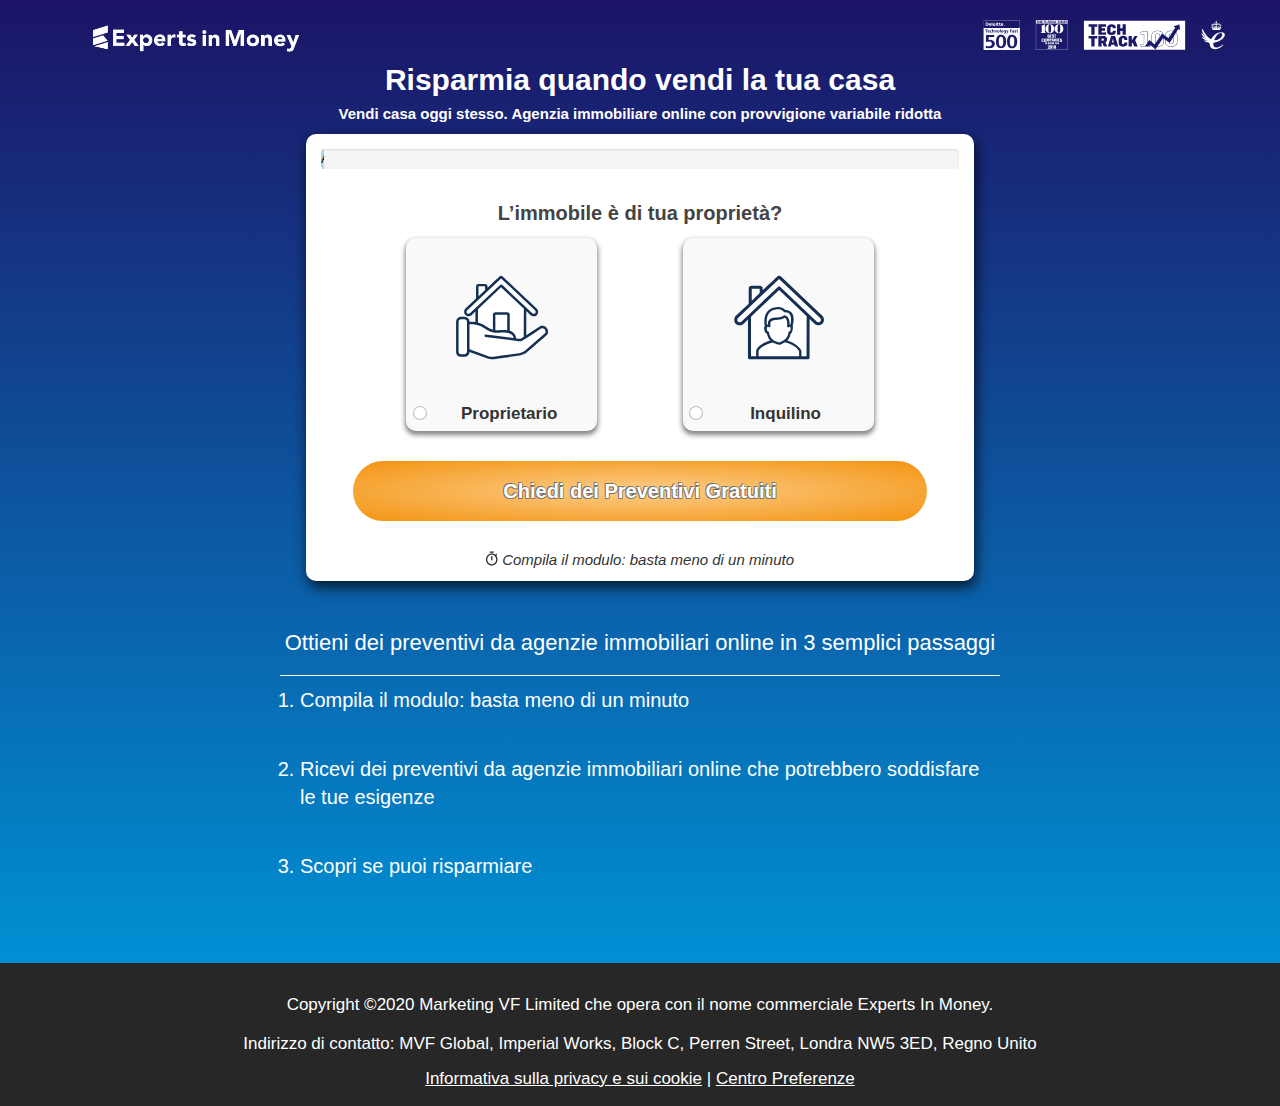
<file: index.html>
<!DOCTYPE html>
<html lang="it">

<head>
    <meta charset="UTF-8">
    <meta name="viewport" content="width=device-width, initial-scale=1.0">
    <title>Expert In Money</title>
    <link rel="stylesheet" href="css/style.css">
    <script src="https://code.jquery.com/jquery-3.5.1.slim.min.js" integrity="sha384-DfXdz2htPH0lsSSs5nCTpuj/zy4C+OGpamoFVy38MVBnE+IbbVYUew+OrCXaRkfj" crossorigin="anonymous"></script>
    <script src="https://cdn.jsdelivr.net/npm/bootstrap@4.5.3/dist/js/bootstrap.bundle.min.js" integrity="sha384-ho+j7jyWK8fNQe+A12Hb8AhRq26LrZ/JpcUGGOn+Y7RsweNrtN/tE3MoK7ZeZDyx" crossorigin="anonymous"></script>
    <script src="https://cdnjs.cloudflare.com/ajax/libs/twitter-bootstrap/4.5.3/js/bootstrap.min.js" integrity="sha512-8qmis31OQi6hIRgvkht0s6mCOittjMa9GMqtK9hes5iEQBQE/Ca6yGE5FsW36vyipGoWQswBj/QBm2JR086Rkw==" crossorigin="anonymous"></script>
    <link rel="stylesheet" href="css/bootstrap-5.0.0-beta1-dist/bootstrap-5.0.0-beta1-dist/css/bootstrap.css" />
    <link rel="preconnect" href="https://fonts.gstatic.com">
    <link href="https://fonts.googleapis.com/css2?family=Mulish:ital,wght@0,200;0,300;0,400;0,500;0,600;0,700;0,800;1,700&display=swap" rel="stylesheet">
    <link rel="stylesheet" href="https://stackpath.bootstrapcdn.com/bootstrap/4.5.2/css/bootstrap.min.css" integrity="sha384-JcKb8q3iqJ61gNV9KGb8thSsNjpSL0n8PARn9HuZOnIxN0hoP+VmmDGMN5t9UJ0Z" crossorigin="anonymous">
    <link rel="stylesheet" href="https://maxcdn.bootstrapcdn.com/bootstrap/3.3.7/css/bootstrap.min.css" integrity="sha384-BVYiiSIFeK1dGmJRAkycuHAHRg32OmUcww7on3RYdg4Va+PmSTsz/K68vbdEjh4u" crossorigin="anonymous">
</head>

<body>
    <div class="main-wrapper container-fluid">
        <div class="top-bar container-lg">
            <div class="brand">
                <img class="logo-image" src="assets/images/[quotes.expertsinmoney.com][693]eim-rebrand-white-logo.png" alt="logo">
            </div>

            <div class="awards d-none d-md-flex ">
                <img src="assets/images/[quotes.expertsinmoney.com][159]awards-logo-deloitte-500.svg" alt="deloite-500">
                <img src="assets/images/[quotes.expertsinmoney.com][210]awards-logo-2018-Best-Companies.svg" alt="">
                <img src="assets/images/[quotes.expertsinmoney.com][779]awards-logo-techtrack.svg" alt="">
                <img src="assets/images/[quotes.expertsinmoney.com][129]awards-logo-queens-award-for-enterprise.svg" alt="">
            </div>
        </div>

        <div class="container intro-text">
            <h1>Risparmia quando vendi la tua casa </h1>
            <p>Vendi casa oggi stesso. Agenzia immobiliare online con provvigione variabile ridotta</p>
        </div>
        <div class="container" id="survey-container">
            <div class="progress mb-5 mt-4">
                <div class="progress-bar" role="progressbar" style="width:0.5%" aria-valuenow="50" aria-valuemin="0" aria-valuemax="100"><span class="progress-text">Avanzamento: %</span></div>
            </div>

            <p class="survey-question">L’immobile è di tua proprietà?</p>

            <div class="survey-images">
                <div class="survey-image survey-image-own">
                    <img src="assets/images/[quotes.expertsinmoney.com][478]icon-solaire-own.svg" alt="">
                    <div class="form-check">
                        <input class="form-check-input" type="radio" id="radio-own" name="survey-radio">
                        <label for="radio-own">Proprietario</label>
                    </div>
                </div>

                <div class="survey-image survey-image-rent">
                    <img src="assets/images/[quotes.expertsinmoney.com][588]icon-solaire-rent.svg" alt="">
                    <div class="form-check">
                        <input class="form-check-input" type="radio" id="radio-rent" name="survey-radio">
                        <label for="radio-rent">Inquilino</label>
                    </div>
                </div>
            </div>
            <button class="survey-button mt-5 mb-5">Chiedi dei Preventivi Gratuiti</button>
            <p class="timer-text"><img src="assets/images/[quotes.expertsinmoney.com][270]timer_24px.52bf912c.svg" alt="timer"> Compila il modulo: basta meno di un minuto </p>
        </div>
        <div class="container mt-5 mb-5 pb-1" id="pre-footer">
            <h3>Ottieni dei preventivi da agenzie immobiliari online in 3 semplici passaggi </h3>
            <ol>
                <li>Compila il modulo: basta meno di un minuto</li>
                <li>Ricevi dei preventivi da agenzie immobiliari online che potrebbero soddisfare le tue esigenze</li>
                <li>Scopri se puoi risparmiare</li>
            </ol>
        </div>
    </div>

    <div class="container-fluid" id="footer">
        <div class="container mt-5">
            <p class="pb-2">Copyright ©2020 Marketing VF Limited che opera con il nome commerciale Experts In Money.</p>
            <p>Indirizzo di contatto: MVF Global, Imperial Works, Block C, Perren Street, Londra NW5 3ED, Regno Unito</p>
            <p class="pb-2"> <a data-legal-dialog-link="" href="//www2.expertsinmoney.com/privacy_policy/54d4f/02cc2">Informativa sulla privacy e sui cookie</a> | <a data-legal-dialog-link="" href="https://preferences.safe-click.net/" data-legal-dialog-link "=" ">Centro Preferenze</a> </p>
    </div>
    </div>
    <script src="js/app.js "></script>
</body>

</html>
</file>
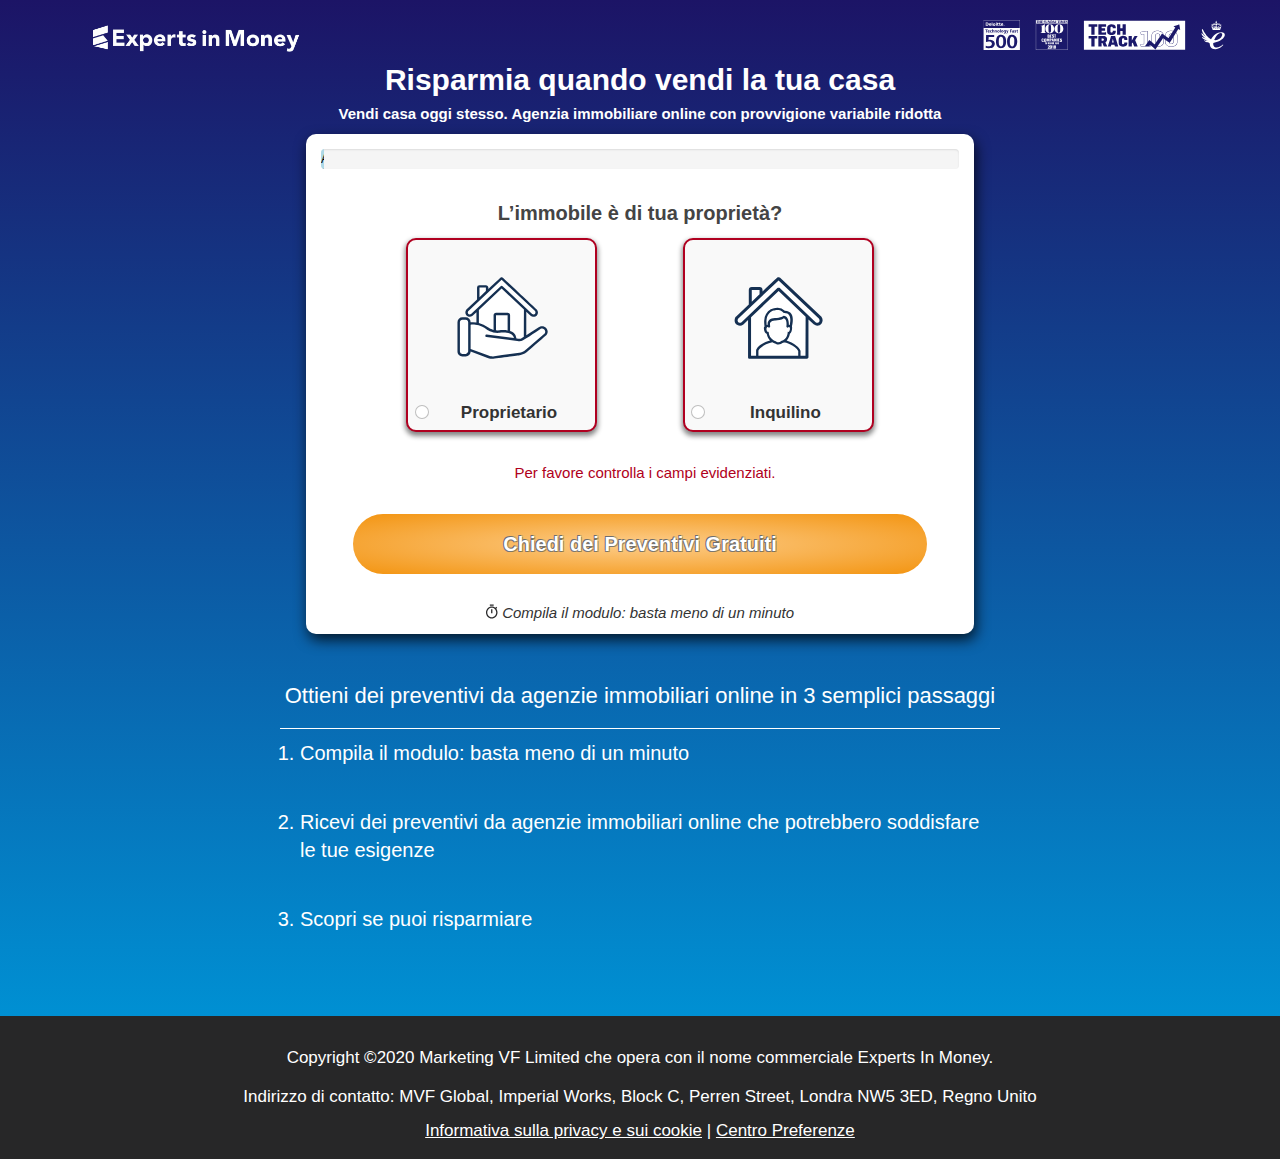
<file: index_error_msg.html>
<!DOCTYPE html>
<html lang="it">

<head>
    <meta charset="UTF-8">
    <meta name="viewport" content="width=device-width, initial-scale=1.0">
    <title>Expert In Money_error_msg</title>
    <link rel="stylesheet" href="css/style.css">
    <script src="https://code.jquery.com/jquery-3.5.1.slim.min.js" integrity="sha384-DfXdz2htPH0lsSSs5nCTpuj/zy4C+OGpamoFVy38MVBnE+IbbVYUew+OrCXaRkfj" crossorigin="anonymous"></script>
    <script src="https://cdn.jsdelivr.net/npm/bootstrap@4.5.3/dist/js/bootstrap.bundle.min.js" integrity="sha384-ho+j7jyWK8fNQe+A12Hb8AhRq26LrZ/JpcUGGOn+Y7RsweNrtN/tE3MoK7ZeZDyx" crossorigin="anonymous"></script>
    <script src="https://cdnjs.cloudflare.com/ajax/libs/twitter-bootstrap/4.5.3/js/bootstrap.min.js" integrity="sha512-8qmis31OQi6hIRgvkht0s6mCOittjMa9GMqtK9hes5iEQBQE/Ca6yGE5FsW36vyipGoWQswBj/QBm2JR086Rkw==" crossorigin="anonymous"></script>
    <link rel="stylesheet" href="css/bootstrap-5.0.0-beta1-dist/bootstrap-5.0.0-beta1-dist/css/bootstrap.css" />
    <link rel="preconnect" href="https://fonts.gstatic.com">
    <link href="https://fonts.googleapis.com/css2?family=Mulish:ital,wght@0,200;0,300;0,400;0,500;0,600;0,700;0,800;1,700&display=swap" rel="stylesheet">
    <link rel="stylesheet" href="https://stackpath.bootstrapcdn.com/bootstrap/4.5.2/css/bootstrap.min.css" integrity="sha384-JcKb8q3iqJ61gNV9KGb8thSsNjpSL0n8PARn9HuZOnIxN0hoP+VmmDGMN5t9UJ0Z" crossorigin="anonymous">
    <link rel="stylesheet" href="https://maxcdn.bootstrapcdn.com/bootstrap/3.3.7/css/bootstrap.min.css" integrity="sha384-BVYiiSIFeK1dGmJRAkycuHAHRg32OmUcww7on3RYdg4Va+PmSTsz/K68vbdEjh4u" crossorigin="anonymous">
</head>

<body>
    <div class="main-wrapper container-fluid">
        <div class="top-bar container-lg">
            <div class="brand">
                <img class="logo-image" src="assets/images/[quotes.expertsinmoney.com][693]eim-rebrand-white-logo.png" alt="logo">
            </div>

            <div class="awards d-none d-md-flex ">
                <img src="assets/images/[quotes.expertsinmoney.com][159]awards-logo-deloitte-500.svg" alt="deloite-500">
                <img src="assets/images/[quotes.expertsinmoney.com][210]awards-logo-2018-Best-Companies.svg" alt="">
                <img src="assets/images/[quotes.expertsinmoney.com][779]awards-logo-techtrack.svg" alt="">
                <img src="assets/images/[quotes.expertsinmoney.com][129]awards-logo-queens-award-for-enterprise.svg" alt="">
            </div>
        </div>

        <div class="container intro-text">
            <h1>Risparmia quando vendi la tua casa </h1>
            <p>Vendi casa oggi stesso. Agenzia immobiliare online con provvigione variabile ridotta</p>
        </div>
        <div class="container" id="survey-container">
            <div class="progress mb-5 mt-4">
                <div class="progress-bar" role="progressbar" style="width:0.5%" aria-valuenow="50" aria-valuemin="0" aria-valuemax="100"><span class="progress-text">Avanzamento: %</span></div>
            </div>

            <p class="survey-question text-center">L’immobile è di tua proprietà?</p>

            <div class="survey-images">
                <div class="survey-image survey-image-own alert-msg">
                    <img src="assets/images/[quotes.expertsinmoney.com][478]icon-solaire-own.svg" alt="">
                    <div class="form-check">
                        <input class="form-check-input" type="radio" id="radio-own" name="survey-radio">
                        <label for="radio-own">Proprietario</label>
                    </div>
                </div>

                <div class="survey-image survey-image-rent alert-msg">
                    <img src="assets/images/[quotes.expertsinmoney.com][588]icon-solaire-rent.svg" alt="">
                    <div class="form-check">
                        <input class="form-check-input" type="radio" id="radio-rent" name="survey-radio">
                        <label for="radio-rent">Inquilino</label>
                    </div>
                </div>
            </div>
            <p class="red-text ml-3 mt-4 pt-4 text-center">Per favore controlla i campi evidenziati.</p>
            <button class="survey-button mt-5 mb-5">Chiedi dei Preventivi Gratuiti</button>
            <p class="timer-text"><img src="assets/images/[quotes.expertsinmoney.com][270]timer_24px.52bf912c.svg" alt="timer"> Compila il modulo: basta meno di un minuto </p>
        </div>
        <div class="container mt-5 mb-5 pb-1" id="pre-footer">
            <h3>Ottieni dei preventivi da agenzie immobiliari online in 3 semplici passaggi </h3>
            <ol>
                <li>Compila il modulo: basta meno di un minuto</li>
                <li>Ricevi dei preventivi da agenzie immobiliari online che potrebbero soddisfare le tue esigenze</li>
                <li>Scopri se puoi risparmiare</li>
            </ol>
        </div>
    </div>

    <div class="container-fluid" id="footer">
        <div class="container mt-5">
            <p class="pb-2">Copyright ©2020 Marketing VF Limited che opera con il nome commerciale Experts In Money.</p>
            <p>Indirizzo di contatto: MVF Global, Imperial Works, Block C, Perren Street, Londra NW5 3ED, Regno Unito</p>
            <p class="pb-2"> <a data-legal-dialog-link="" href="//www2.expertsinmoney.com/privacy_policy/54d4f/02cc2">Informativa sulla privacy e sui cookie</a> | <a data-legal-dialog-link="" href="https://preferences.safe-click.net/" data-legal-dialog-link "=" ">Centro Preferenze</a> </p>
    </div>
    </div>
    <script src="js/app.js "></script>
</body>

</html>
</file>
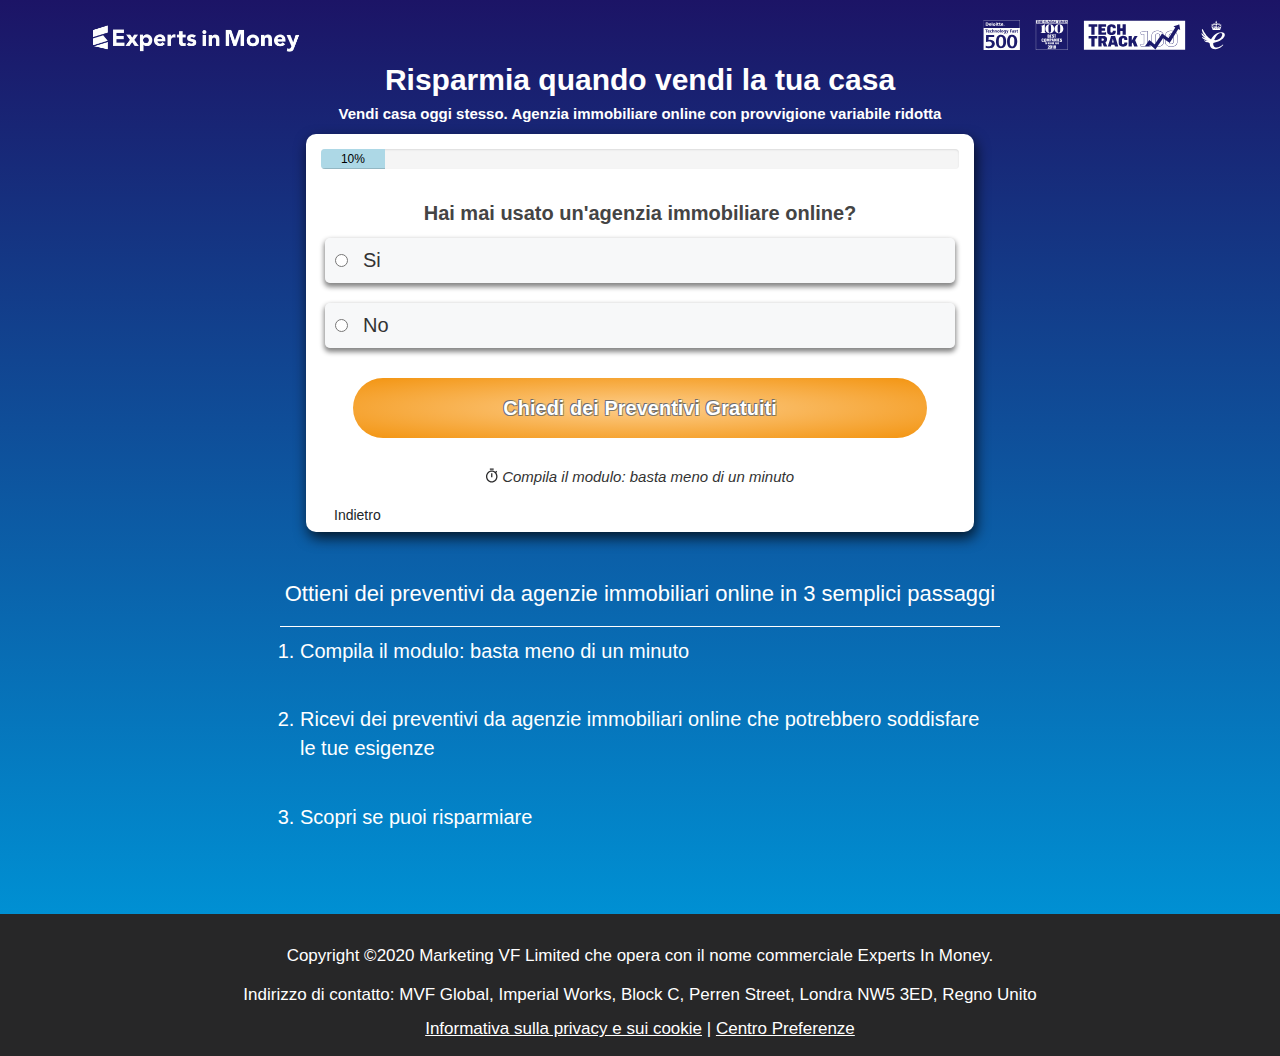
<file: page2.html>
<!DOCTYPE html>
<html lang="it">

<head>
    <meta charset="UTF-8">
    <meta name="viewport" content="width=device-width, initial-scale=1.0">
    <title>Expert In Money Page 2</title>
    <link rel="stylesheet" href="css/style.css">
    <script src="https://code.jquery.com/jquery-3.5.1.slim.min.js" integrity="sha384-DfXdz2htPH0lsSSs5nCTpuj/zy4C+OGpamoFVy38MVBnE+IbbVYUew+OrCXaRkfj" crossorigin="anonymous"></script>
    <script src="https://cdn.jsdelivr.net/npm/bootstrap@4.5.3/dist/js/bootstrap.bundle.min.js" integrity="sha384-ho+j7jyWK8fNQe+A12Hb8AhRq26LrZ/JpcUGGOn+Y7RsweNrtN/tE3MoK7ZeZDyx" crossorigin="anonymous"></script>
    <script src="https://cdnjs.cloudflare.com/ajax/libs/twitter-bootstrap/4.5.3/js/bootstrap.min.js" integrity="sha512-8qmis31OQi6hIRgvkht0s6mCOittjMa9GMqtK9hes5iEQBQE/Ca6yGE5FsW36vyipGoWQswBj/QBm2JR086Rkw==" crossorigin="anonymous"></script>
    <link rel="stylesheet" href="css/bootstrap-5.0.0-beta1-dist/bootstrap-5.0.0-beta1-dist/css/bootstrap.css" />
    <link rel="preconnect" href="https://fonts.gstatic.com">
    <link href="https://fonts.googleapis.com/css2?family=Mulish:ital,wght@0,200;0,300;0,400;0,500;0,600;0,700;0,800;1,700&display=swap" rel="stylesheet">
    <link rel="stylesheet" href="https://stackpath.bootstrapcdn.com/bootstrap/4.5.2/css/bootstrap.min.css" integrity="sha384-JcKb8q3iqJ61gNV9KGb8thSsNjpSL0n8PARn9HuZOnIxN0hoP+VmmDGMN5t9UJ0Z" crossorigin="anonymous">
    <link rel="stylesheet" href="https://maxcdn.bootstrapcdn.com/bootstrap/3.3.7/css/bootstrap.min.css" integrity="sha384-BVYiiSIFeK1dGmJRAkycuHAHRg32OmUcww7on3RYdg4Va+PmSTsz/K68vbdEjh4u" crossorigin="anonymous">
</head>

<body>
    <div class="main-wrapper container-fluid">
        <div class="top-bar container-lg">
            <div class="brand">
                <img class="logo-image" src="assets/images/[quotes.expertsinmoney.com][693]eim-rebrand-white-logo.png" alt="logo">
            </div>

            <div class="awards d-none d-md-flex ">
                <img src="assets/images/[quotes.expertsinmoney.com][159]awards-logo-deloitte-500.svg" alt="deloite-500">
                <img src="assets/images/[quotes.expertsinmoney.com][210]awards-logo-2018-Best-Companies.svg" alt="">
                <img src="assets/images/[quotes.expertsinmoney.com][779]awards-logo-techtrack.svg" alt="">
                <img src="assets/images/[quotes.expertsinmoney.com][129]awards-logo-queens-award-for-enterprise.svg" alt="">
            </div>
        </div>

        <div class="container intro-text">
            <h1>Risparmia quando vendi la tua casa </h1>
            <p>Vendi casa oggi stesso. Agenzia immobiliare online con provvigione variabile ridotta</p>
        </div>
        <div class="container" id="survey-container">
            <div class="progress mb-5 mt-4">
                <div class="progress-bar" role="progressbar" style="width:10%" aria-valuenow="50" aria-valuemin="0" aria-valuemax="100"><span class="progress-text">10%</span></div>
            </div>

            <p class="survey-question">Hai mai usato un'agenzia immobiliare online?</p>
            <form action="">
                <div class="input-div">
                    <input type="radio" name="survey-radio" id="radio-1">
                    <label class="input-lable" for="radio-1">Si</label>
                </div>
                <div class="input-div">
                    <input type="radio" name="survey-radio" id="radio-2">
                    <label class="input-lable" for="radio-2">No</label>
                </div>
            </form>

            <button class="survey-button mt-5 mb-5">Chiedi dei Preventivi Gratuiti</button>
            <p class="timer-text"><img src="assets/images/[quotes.expertsinmoney.com][270]timer_24px.52bf912c.svg" alt="timer"> Compila il modulo: basta meno di un minuto </p>
            <button class="btn"><i class="fas fa-angle-left"></i>Indietro</button>
        </div>
        <div class="container mt-5 mb-5 pb-1" id="pre-footer">
            <h3>Ottieni dei preventivi da agenzie immobiliari online in 3 semplici passaggi </h3>
            <ol>
                <li>Compila il modulo: basta meno di un minuto</li>
                <li>Ricevi dei preventivi da agenzie immobiliari online che potrebbero soddisfare le tue esigenze</li>
                <li>Scopri se puoi risparmiare</li>
            </ol>
        </div>
    </div>

    <div class="container-fluid" id="footer">
        <div class="container mt-5">
            <p class="pb-2">Copyright ©2020 Marketing VF Limited che opera con il nome commerciale Experts In Money.</p>
            <p>Indirizzo di contatto: MVF Global, Imperial Works, Block C, Perren Street, Londra NW5 3ED, Regno Unito</p>
            <p class="pb-2"> <a data-legal-dialog-link="" href="//www2.expertsinmoney.com/privacy_policy/54d4f/02cc2">Informativa sulla privacy e sui cookie</a> | <a data-legal-dialog-link="" href="https://preferences.safe-click.net/" data-legal-dialog-link "=" ">Centro Preferenze</a> </p>
    </div>
    </div>
    <script src="js/app.js "></script>
</body>

</html>
</file>
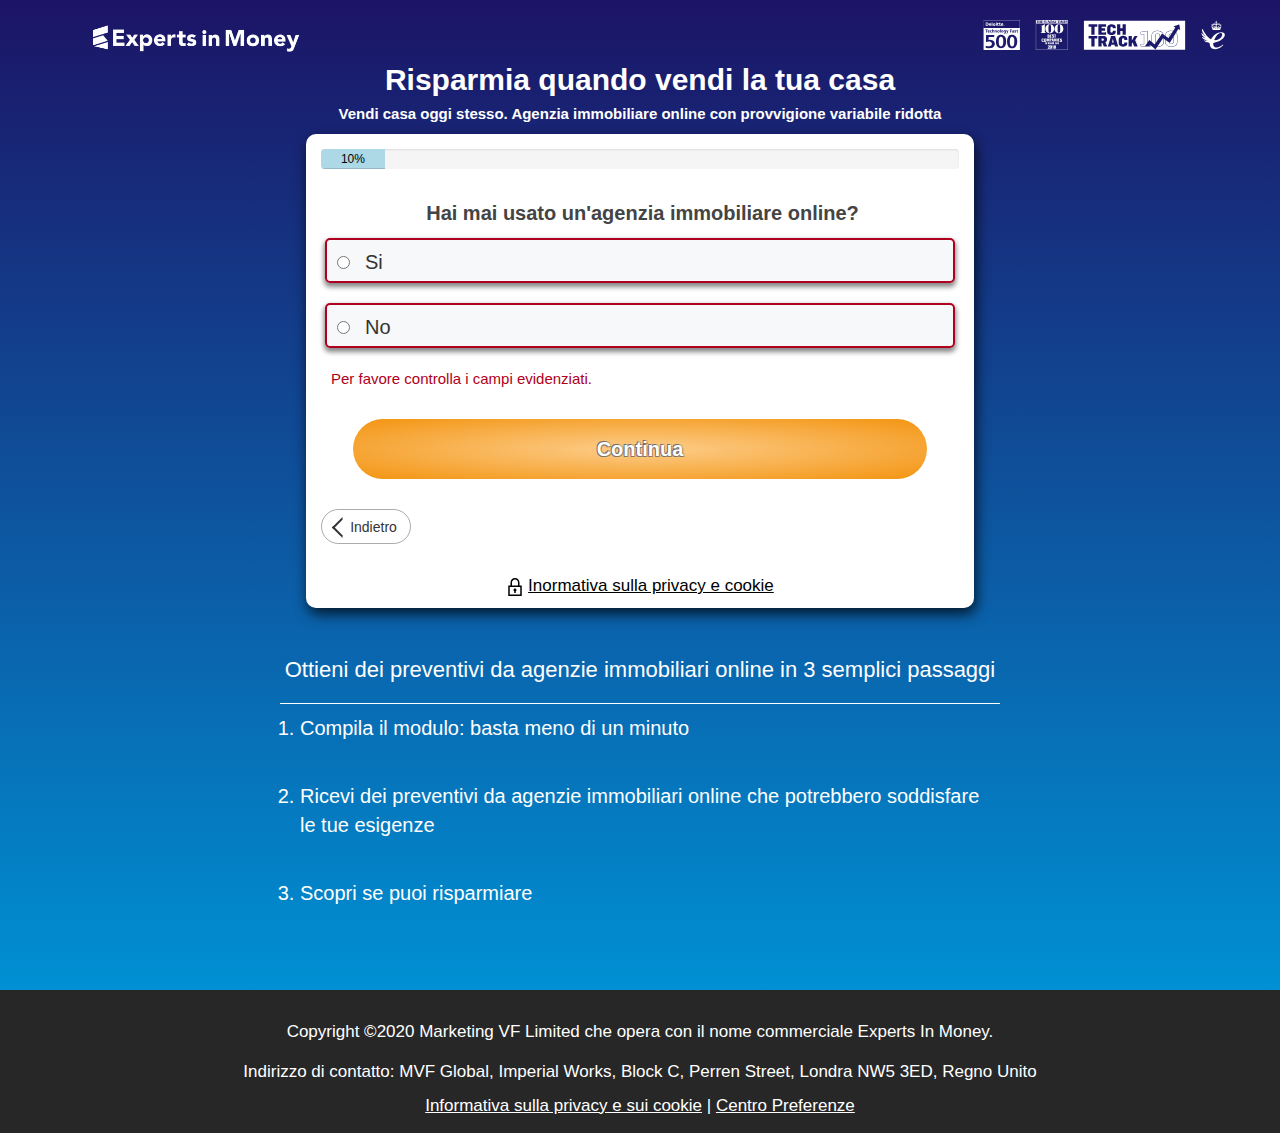
<file: page2_error_msg.html>
<!DOCTYPE html>
<html lang="it">

<head>
    <meta charset="UTF-8">
    <meta name="viewport" content="width=device-width, initial-scale=1.0">
    <title>Expert In Money Page 2 Error MSG</title>
    <link rel="stylesheet" href="css/style.css">
    <script src="https://code.jquery.com/jquery-3.5.1.slim.min.js" integrity="sha384-DfXdz2htPH0lsSSs5nCTpuj/zy4C+OGpamoFVy38MVBnE+IbbVYUew+OrCXaRkfj" crossorigin="anonymous"></script>
    <script src="https://cdn.jsdelivr.net/npm/bootstrap@4.5.3/dist/js/bootstrap.bundle.min.js" integrity="sha384-ho+j7jyWK8fNQe+A12Hb8AhRq26LrZ/JpcUGGOn+Y7RsweNrtN/tE3MoK7ZeZDyx" crossorigin="anonymous"></script>
    <script src="https://cdnjs.cloudflare.com/ajax/libs/twitter-bootstrap/4.5.3/js/bootstrap.min.js" integrity="sha512-8qmis31OQi6hIRgvkht0s6mCOittjMa9GMqtK9hes5iEQBQE/Ca6yGE5FsW36vyipGoWQswBj/QBm2JR086Rkw==" crossorigin="anonymous"></script>
    <link rel="stylesheet" href="css/bootstrap-5.0.0-beta1-dist/bootstrap-5.0.0-beta1-dist/css/bootstrap.css" />
    <link rel="preconnect" href="https://fonts.gstatic.com">
    <link href="https://fonts.googleapis.com/css2?family=Mulish:ital,wght@0,200;0,300;0,400;0,500;0,600;0,700;0,800;1,700&display=swap" rel="stylesheet">
    <link rel="stylesheet" href="https://stackpath.bootstrapcdn.com/bootstrap/4.5.2/css/bootstrap.min.css" integrity="sha384-JcKb8q3iqJ61gNV9KGb8thSsNjpSL0n8PARn9HuZOnIxN0hoP+VmmDGMN5t9UJ0Z" crossorigin="anonymous">
    <link rel="stylesheet" href="https://maxcdn.bootstrapcdn.com/bootstrap/3.3.7/css/bootstrap.min.css" integrity="sha384-BVYiiSIFeK1dGmJRAkycuHAHRg32OmUcww7on3RYdg4Va+PmSTsz/K68vbdEjh4u" crossorigin="anonymous">
</head>

<body>
    <div class="main-wrapper container-fluid">
        <div class="top-bar container-lg">
            <div class="brand">
                <img class="logo-image" src="assets/images/[quotes.expertsinmoney.com][693]eim-rebrand-white-logo.png" alt="logo">
            </div>

            <div class="awards d-none d-md-flex ">
                <img src="assets/images/[quotes.expertsinmoney.com][159]awards-logo-deloitte-500.svg" alt="deloite-500">
                <img src="assets/images/[quotes.expertsinmoney.com][210]awards-logo-2018-Best-Companies.svg" alt="">
                <img src="assets/images/[quotes.expertsinmoney.com][779]awards-logo-techtrack.svg" alt="">
                <img src="assets/images/[quotes.expertsinmoney.com][129]awards-logo-queens-award-for-enterprise.svg" alt="">
            </div>
        </div>

        <div class="container intro-text">
            <h1>Risparmia quando vendi la tua casa </h1>
            <p>Vendi casa oggi stesso. Agenzia immobiliare online con provvigione variabile ridotta</p>
        </div>

        <div class="container" id="survey-container">
            <div class="progress mb-5 mt-4">
                <div class="progress-bar" role="progressbar" style="width:10%" aria-valuenow="50" aria-valuemin="0" aria-valuemax="100"><span class="progress-text">10%</span></div>
            </div>

            <p class="survey-question ml-2">Hai mai usato un'agenzia immobiliare online?</p>
            <form action="">
                <div class="input-div alert-msg">
                    <input type="radio" name="survey-radio" id="radio-1">
                    <label class="input-lable" for="radio-1">Si</label>
                </div>
                <div class="input-div alert-msg">
                    <input type="radio" name="survey-radio" id="radio-2">
                    <label class="input-lable" for="radio-2">No</label>
                </div>
            </form>
            <p class="red-text ml-3">Per favore controlla i campi evidenziati.</p>
            <button class="survey-button mt-5 mb-5">Continua</button>


            <button class="go-back mb-3" <i class="fal fa-angle-left"></i>Indietro</button>
            <div class="privacy pb-3">
                <svg xmlns="http://www.w3.org/2000/svg" width="18" height="18" viewBox="0 0 24 24"><path d="M10 16c0-1.104.896-2 2-2s2 .896 2 2c0 .738-.404 1.376-1 1.723v2.277h-2v-2.277c-.596-.347-1-.985-1-1.723zm11-6v14h-18v-14h3v-4c0-3.313 2.687-6 6-6s6 2.687 6 6v4h3zm-13 0h8v-4c0-2.206-1.795-4-4-4s-4 1.794-4 4v4zm11 2h-14v10h14v-10z"/></svg>
                <a href="">Inormativa sulla privacy e cookie</a>
            </div>
        </div>


        <div class="container mt-5 mb-5 pb-1" id="pre-footer">
            <h3>Ottieni dei preventivi da agenzie immobiliari online in 3 semplici passaggi </h3>
            <ol>
                <li>Compila il modulo: basta meno di un minuto</li>
                <li>Ricevi dei preventivi da agenzie immobiliari online che potrebbero soddisfare le tue esigenze</li>
                <li>Scopri se puoi risparmiare</li>
            </ol>
        </div>
    </div>

    <div class="container-fluid" id="footer">
        <div class="container mt-5">
            <p class="pb-2">Copyright ©2020 Marketing VF Limited che opera con il nome commerciale Experts In Money.</p>
            <p>Indirizzo di contatto: MVF Global, Imperial Works, Block C, Perren Street, Londra NW5 3ED, Regno Unito</p>
            <p class="pb-2"> <a data-legal-dialog-link="" href="//www2.expertsinmoney.com/privacy_policy/54d4f/02cc2">Informativa sulla privacy e sui cookie</a> | <a data-legal-dialog-link="" href="https://preferences.safe-click.net/" data-legal-dialog-link "=" ">Centro Preferenze</a> </p>
    </div>
    </div>
    <script src="js/app.js "></script>
</body>

</html>
</file>
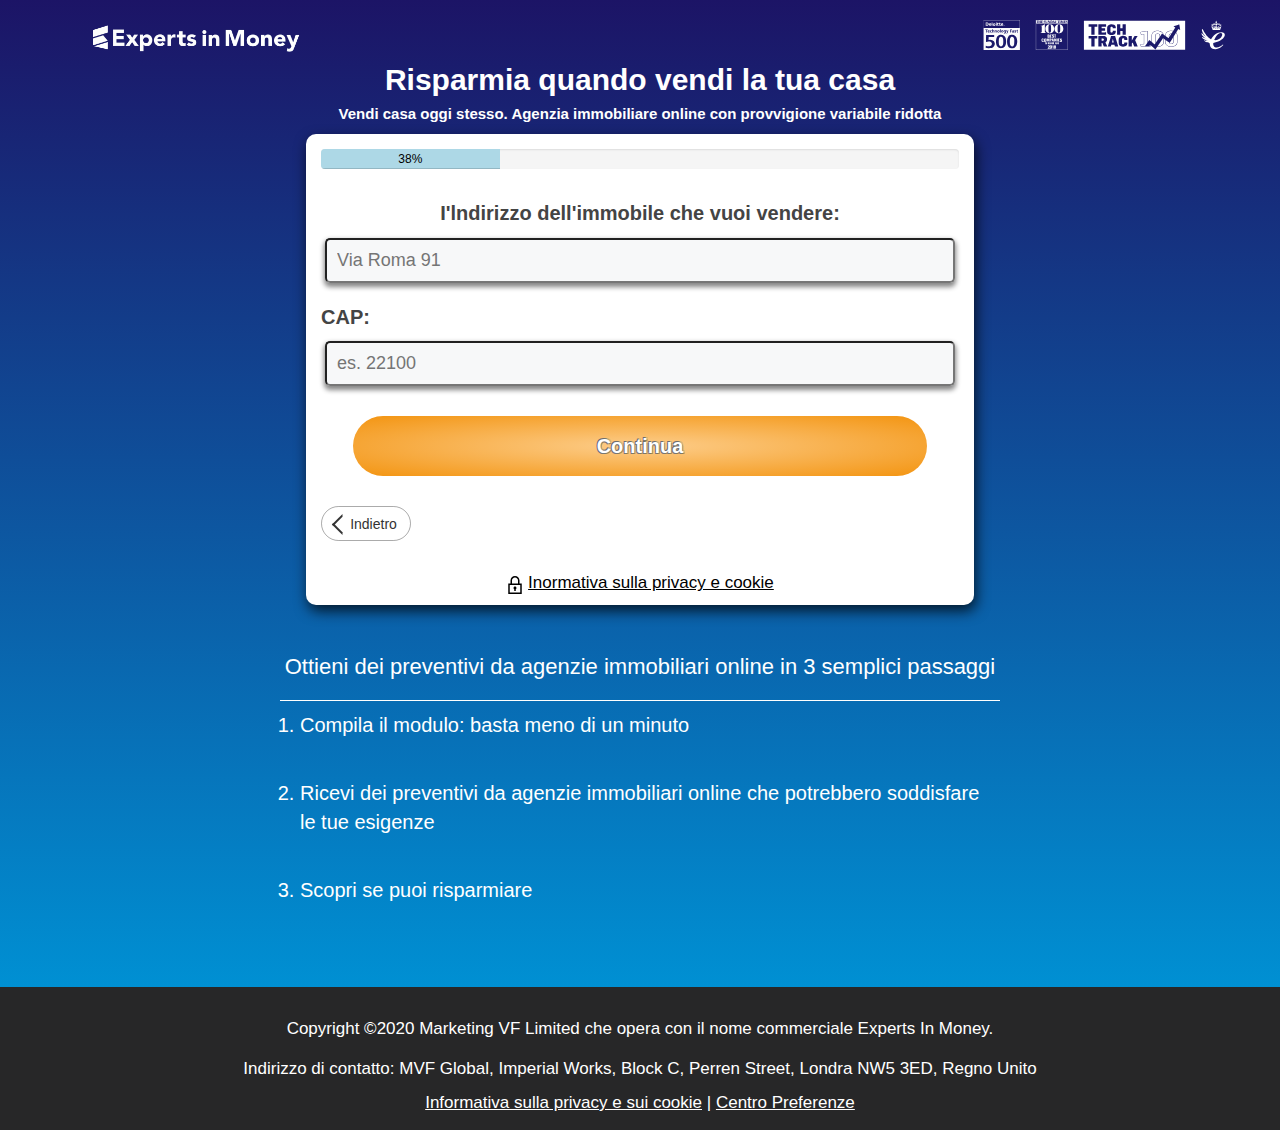
<file: page3.html>
<!DOCTYPE html>
<html lang="it">

<head>
    <meta charset="UTF-8">
    <meta name="viewport" content="width=device-width, initial-scale=1.0">
    <title>Expert In Money Page 3</title>
    <link rel="stylesheet" href="css/style.css">
    <script src="https://code.jquery.com/jquery-3.5.1.slim.min.js" integrity="sha384-DfXdz2htPH0lsSSs5nCTpuj/zy4C+OGpamoFVy38MVBnE+IbbVYUew+OrCXaRkfj" crossorigin="anonymous"></script>
    <script src="https://cdn.jsdelivr.net/npm/bootstrap@4.5.3/dist/js/bootstrap.bundle.min.js" integrity="sha384-ho+j7jyWK8fNQe+A12Hb8AhRq26LrZ/JpcUGGOn+Y7RsweNrtN/tE3MoK7ZeZDyx" crossorigin="anonymous"></script>
    <script src="https://cdnjs.cloudflare.com/ajax/libs/twitter-bootstrap/4.5.3/js/bootstrap.min.js" integrity="sha512-8qmis31OQi6hIRgvkht0s6mCOittjMa9GMqtK9hes5iEQBQE/Ca6yGE5FsW36vyipGoWQswBj/QBm2JR086Rkw==" crossorigin="anonymous"></script>
    <link rel="stylesheet" href="css/bootstrap-5.0.0-beta1-dist/bootstrap-5.0.0-beta1-dist/css/bootstrap.css" />
    <link rel="preconnect" href="https://fonts.gstatic.com">
    <link href="https://fonts.googleapis.com/css2?family=Mulish:ital,wght@0,200;0,300;0,400;0,500;0,600;0,700;0,800;1,700&display=swap" rel="stylesheet">
    <link rel="stylesheet" href="https://stackpath.bootstrapcdn.com/bootstrap/4.5.2/css/bootstrap.min.css" integrity="sha384-JcKb8q3iqJ61gNV9KGb8thSsNjpSL0n8PARn9HuZOnIxN0hoP+VmmDGMN5t9UJ0Z" crossorigin="anonymous">
    <link rel="stylesheet" href="https://maxcdn.bootstrapcdn.com/bootstrap/3.3.7/css/bootstrap.min.css" integrity="sha384-BVYiiSIFeK1dGmJRAkycuHAHRg32OmUcww7on3RYdg4Va+PmSTsz/K68vbdEjh4u" crossorigin="anonymous">
</head>

<body>
    <div class="main-wrapper container-fluid">
        <div class="top-bar container-lg">
            <div class="brand">
                <img class="logo-image" src="assets/images/[quotes.expertsinmoney.com][693]eim-rebrand-white-logo.png" alt="logo">
            </div>

            <div class="awards d-none d-md-flex ">
                <img src="assets/images/[quotes.expertsinmoney.com][159]awards-logo-deloitte-500.svg" alt="deloite-500">
                <img src="assets/images/[quotes.expertsinmoney.com][210]awards-logo-2018-Best-Companies.svg" alt="">
                <img src="assets/images/[quotes.expertsinmoney.com][779]awards-logo-techtrack.svg" alt="">
                <img src="assets/images/[quotes.expertsinmoney.com][129]awards-logo-queens-award-for-enterprise.svg" alt="">
            </div>
        </div>

        <div class="container intro-text">
            <h1>Risparmia quando vendi la tua casa </h1>
            <p>Vendi casa oggi stesso. Agenzia immobiliare online con provvigione variabile ridotta</p>
        </div>

        <div class="container" id="survey-container">
            <div class="progress mb-5 mt-4">
                <div class="progress-bar" role="progressbar" style="width:28%" aria-valuenow="50" aria-valuemin="0" aria-valuemax="100"><span class="progress-text">38%</span></div>
            </div>

            <p class="survey-question">I'lndirizzo dell'immobile che vuoi vendere:</p>
            <form action="">

                <input type="text" placeholder="Via Roma 91" class="input-div pl-3">
                <span class="cap mb-2 pb-2 d-block">CAP:</span>
                <input type="text" placeholder="es. 22100" class="input-div pl-3">

            </form>

            <button class="survey-button mt-5 mb-5">Continua</button>


            <button class="go-back mb-3" <i class="fal fa-angle-left"></i>Indietro</button>
            <div class="privacy pb-3">
                <svg xmlns="http://www.w3.org/2000/svg" width="18" height="18" viewBox="0 0 24 24"><path d="M10 16c0-1.104.896-2 2-2s2 .896 2 2c0 .738-.404 1.376-1 1.723v2.277h-2v-2.277c-.596-.347-1-.985-1-1.723zm11-6v14h-18v-14h3v-4c0-3.313 2.687-6 6-6s6 2.687 6 6v4h3zm-13 0h8v-4c0-2.206-1.795-4-4-4s-4 1.794-4 4v4zm11 2h-14v10h14v-10z"/></svg>
                <a href="">Inormativa sulla privacy e cookie</a>
            </div>
        </div>


        <div class="container mt-5 mb-5 pb-1" id="pre-footer">
            <h3>Ottieni dei preventivi da agenzie immobiliari online in 3 semplici passaggi </h3>
            <ol>
                <li>Compila il modulo: basta meno di un minuto</li>
                <li>Ricevi dei preventivi da agenzie immobiliari online che potrebbero soddisfare le tue esigenze</li>
                <li>Scopri se puoi risparmiare</li>
            </ol>
        </div>
    </div>

    <div class="container-fluid" id="footer">
        <div class="container mt-5">
            <p class="pb-2">Copyright ©2020 Marketing VF Limited che opera con il nome commerciale Experts In Money.</p>
            <p>Indirizzo di contatto: MVF Global, Imperial Works, Block C, Perren Street, Londra NW5 3ED, Regno Unito</p>
            <p class="pb-2"> <a data-legal-dialog-link="" href="//www2.expertsinmoney.com/privacy_policy/54d4f/02cc2">Informativa sulla privacy e sui cookie</a> | <a data-legal-dialog-link="" href="https://preferences.safe-click.net/" data-legal-dialog-link "=" ">Centro Preferenze</a> </p>
    </div>
    </div>
    <script src="js/app.js "></script>
</body>

</html>
</file>
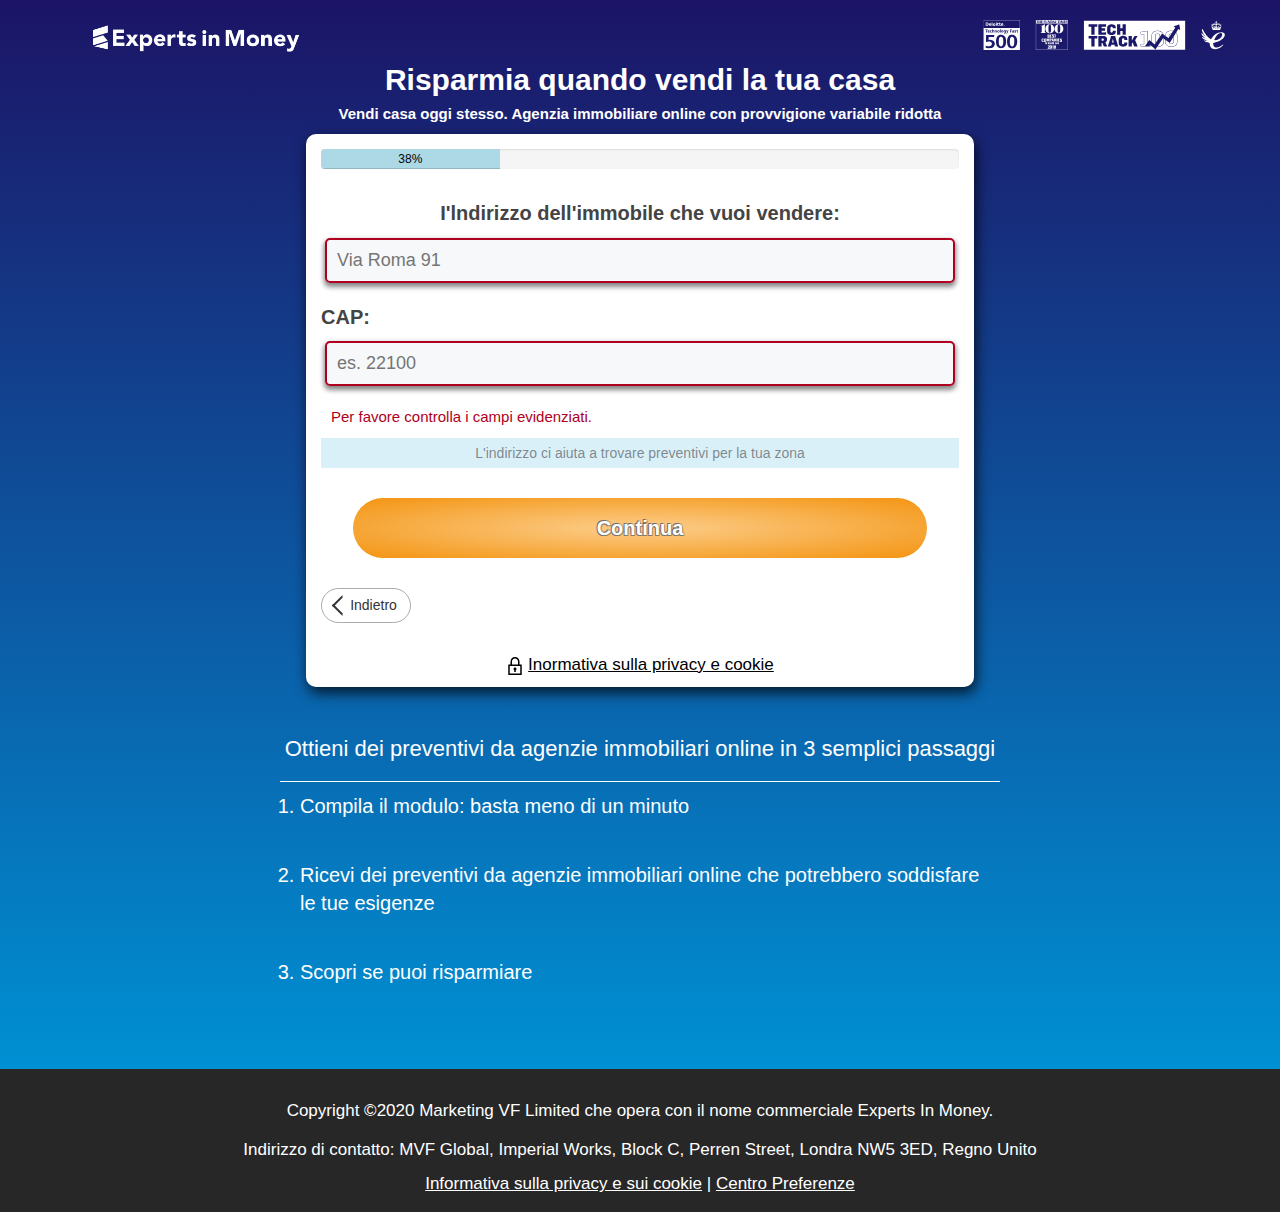
<file: page3_error_msg.html>
<!DOCTYPE html>
<html lang="it">

<head>
    <meta charset="UTF-8">
    <meta name="viewport" content="width=device-width, initial-scale=1.0">
    <title>Expert In Money Page 3 Error_msg</title>
    <link rel="stylesheet" href="css/style.css">
    <script src="https://code.jquery.com/jquery-3.5.1.slim.min.js" integrity="sha384-DfXdz2htPH0lsSSs5nCTpuj/zy4C+OGpamoFVy38MVBnE+IbbVYUew+OrCXaRkfj" crossorigin="anonymous"></script>
    <script src="https://cdn.jsdelivr.net/npm/bootstrap@4.5.3/dist/js/bootstrap.bundle.min.js" integrity="sha384-ho+j7jyWK8fNQe+A12Hb8AhRq26LrZ/JpcUGGOn+Y7RsweNrtN/tE3MoK7ZeZDyx" crossorigin="anonymous"></script>
    <script src="https://cdnjs.cloudflare.com/ajax/libs/twitter-bootstrap/4.5.3/js/bootstrap.min.js" integrity="sha512-8qmis31OQi6hIRgvkht0s6mCOittjMa9GMqtK9hes5iEQBQE/Ca6yGE5FsW36vyipGoWQswBj/QBm2JR086Rkw==" crossorigin="anonymous"></script>
    <link rel="stylesheet" href="css/bootstrap-5.0.0-beta1-dist/bootstrap-5.0.0-beta1-dist/css/bootstrap.css" />
    <link rel="preconnect" href="https://fonts.gstatic.com">
    <link href="https://fonts.googleapis.com/css2?family=Mulish:ital,wght@0,200;0,300;0,400;0,500;0,600;0,700;0,800;1,700&display=swap" rel="stylesheet">
    <link rel="stylesheet" href="https://stackpath.bootstrapcdn.com/bootstrap/4.5.2/css/bootstrap.min.css" integrity="sha384-JcKb8q3iqJ61gNV9KGb8thSsNjpSL0n8PARn9HuZOnIxN0hoP+VmmDGMN5t9UJ0Z" crossorigin="anonymous">
    <link rel="stylesheet" href="https://maxcdn.bootstrapcdn.com/bootstrap/3.3.7/css/bootstrap.min.css" integrity="sha384-BVYiiSIFeK1dGmJRAkycuHAHRg32OmUcww7on3RYdg4Va+PmSTsz/K68vbdEjh4u" crossorigin="anonymous">
</head>

<body>
    <div class="main-wrapper container-fluid">
        <div class="top-bar container-lg">
            <div class="brand">
                <img class="logo-image" src="assets/images/[quotes.expertsinmoney.com][693]eim-rebrand-white-logo.png" alt="logo">
            </div>

            <div class="awards d-none d-md-flex ">
                <img src="assets/images/[quotes.expertsinmoney.com][159]awards-logo-deloitte-500.svg" alt="deloite-500">
                <img src="assets/images/[quotes.expertsinmoney.com][210]awards-logo-2018-Best-Companies.svg" alt="">
                <img src="assets/images/[quotes.expertsinmoney.com][779]awards-logo-techtrack.svg" alt="">
                <img src="assets/images/[quotes.expertsinmoney.com][129]awards-logo-queens-award-for-enterprise.svg" alt="">
            </div>
        </div>

        <div class="container intro-text">
            <h1>Risparmia quando vendi la tua casa </h1>
            <p>Vendi casa oggi stesso. Agenzia immobiliare online con provvigione variabile ridotta</p>
        </div>

        <div class="container" id="survey-container">
            <div class="progress mb-5 mt-4">
                <div class="progress-bar" role="progressbar" style="width:28%" aria-valuenow="50" aria-valuemin="0" aria-valuemax="100"><span class="progress-text">38%</span></div>
            </div>

            <p class="survey-question">I'lndirizzo dell'immobile che vuoi vendere:</p>
            <form action="">

                <input type="text" placeholder="Via Roma 91" class="input-div pl-3 alert-msg">
                <span class="cap mb-2 pb-2 d-block">CAP:</span>
                <input type="text" placeholder="es. 22100" class="input-div pl-3 alert-msg">
            </form>
            <p class="red-text ml-3">Per favore controlla i campi evidenziati.</p>

            <div class="sky-blue-div text-center">
                <span>L'indirizzo ci aiuta a trovare preventivi per la tua zona</span>
            </div>
            <button class="survey-button mt-5 mb-5">Continua</button>

            <button class="go-back mb-3" <i class="fal fa-angle-left"></i>Indietro</button>
            <div class="privacy pb-3">
                <svg xmlns="http://www.w3.org/2000/svg" width="18" height="18" viewBox="0 0 24 24"><path d="M10 16c0-1.104.896-2 2-2s2 .896 2 2c0 .738-.404 1.376-1 1.723v2.277h-2v-2.277c-.596-.347-1-.985-1-1.723zm11-6v14h-18v-14h3v-4c0-3.313 2.687-6 6-6s6 2.687 6 6v4h3zm-13 0h8v-4c0-2.206-1.795-4-4-4s-4 1.794-4 4v4zm11 2h-14v10h14v-10z"/></svg>
                <a href="">Inormativa sulla privacy e cookie</a>
            </div>
        </div>


        <div class="container mt-5 mb-5 pb-1" id="pre-footer">
            <h3>Ottieni dei preventivi da agenzie immobiliari online in 3 semplici passaggi </h3>
            <ol>
                <li>Compila il modulo: basta meno di un minuto</li>
                <li>Ricevi dei preventivi da agenzie immobiliari online che potrebbero soddisfare le tue esigenze</li>
                <li>Scopri se puoi risparmiare</li>
            </ol>
        </div>
    </div>

    <div class="container-fluid" id="footer">
        <div class="container mt-5">
            <p class="pb-2">Copyright ©2020 Marketing VF Limited che opera con il nome commerciale Experts In Money.</p>
            <p>Indirizzo di contatto: MVF Global, Imperial Works, Block C, Perren Street, Londra NW5 3ED, Regno Unito</p>
            <p class="pb-2"> <a data-legal-dialog-link="" href="//www2.expertsinmoney.com/privacy_policy/54d4f/02cc2">Informativa sulla privacy e sui cookie</a> | <a data-legal-dialog-link="" href="https://preferences.safe-click.net/" data-legal-dialog-link "=" ">Centro Preferenze</a> </p>
    </div>
    </div>
    <script src="js/app.js "></script>
</body>

</html>
</file>
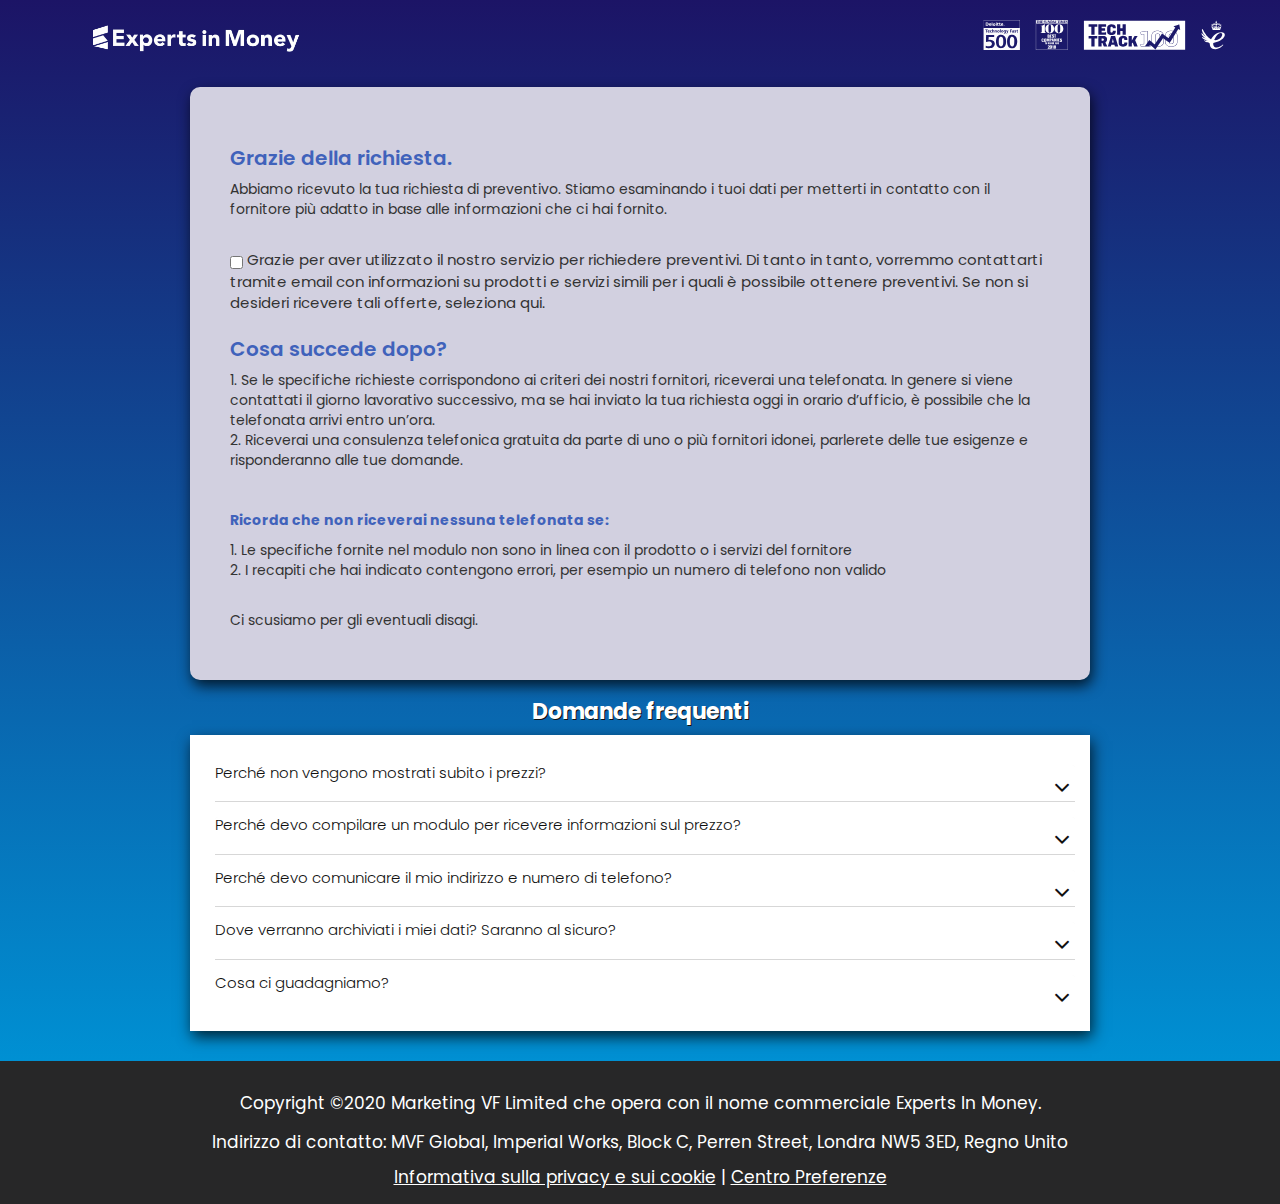
<file: page4.html>
<!DOCTYPE html>
<html lang="it">

<head>
    <meta charset="UTF-8">
    <meta name="viewport" content="width=device-width, initial-scale=1.0">
    <title>Expert In Money Page 4</title>
    <link rel="stylesheet" href="css/style.css">
    <script src="https://code.jquery.com/jquery-3.5.1.slim.min.js" integrity="sha384-DfXdz2htPH0lsSSs5nCTpuj/zy4C+OGpamoFVy38MVBnE+IbbVYUew+OrCXaRkfj" crossorigin="anonymous"></script>
    <script src="https://cdn.jsdelivr.net/npm/bootstrap@4.5.3/dist/js/bootstrap.bundle.min.js" integrity="sha384-ho+j7jyWK8fNQe+A12Hb8AhRq26LrZ/JpcUGGOn+Y7RsweNrtN/tE3MoK7ZeZDyx" crossorigin="anonymous"></script>
    <script src="https://cdnjs.cloudflare.com/ajax/libs/twitter-bootstrap/4.5.3/js/bootstrap.min.js" integrity="sha512-8qmis31OQi6hIRgvkht0s6mCOittjMa9GMqtK9hes5iEQBQE/Ca6yGE5FsW36vyipGoWQswBj/QBm2JR086Rkw==" crossorigin="anonymous"></script>
    <link rel="stylesheet" href="css/bootstrap-5.0.0-beta1-dist/bootstrap-5.0.0-beta1-dist/css/bootstrap.css" />
    <link rel="preconnect" href="https://fonts.gstatic.com">
    <link href="https://fonts.googleapis.com/css2?family=Poppins:ital,wght@0,100;0,200;0,300;0,400;0,500;0,600;0,700;0,800;0,900;1,100;1,300;1,400&display=swap" rel="stylesheet">
    <link rel="stylesheet" href="https://stackpath.bootstrapcdn.com/bootstrap/4.5.2/css/bootstrap.min.css" integrity="sha384-JcKb8q3iqJ61gNV9KGb8thSsNjpSL0n8PARn9HuZOnIxN0hoP+VmmDGMN5t9UJ0Z" crossorigin="anonymous">
    <link rel="stylesheet" href="https://maxcdn.bootstrapcdn.com/bootstrap/3.3.7/css/bootstrap.min.css" integrity="sha384-BVYiiSIFeK1dGmJRAkycuHAHRg32OmUcww7on3RYdg4Va+PmSTsz/K68vbdEjh4u" crossorigin="anonymous">
    <link href="https://maxcdn.bootstrapcdn.com/font-awesome/4.7.0/css/font-awesome.min.css" rel="stylesheet" />
</head>

<body>
    <div class="main-wrapper container-fluid">
        <div class="top-bar container-lg">
            <div class="brand">
                <img class="logo-image" src="assets/images/[quotes.expertsinmoney.com][693]eim-rebrand-white-logo.png" alt="logo">
            </div>

            <div class="awards d-none d-md-flex ">
                <img src="assets/images/[quotes.expertsinmoney.com][159]awards-logo-deloitte-500.svg" alt="deloite-500">
                <img src="assets/images/[quotes.expertsinmoney.com][210]awards-logo-2018-Best-Companies.svg" alt="">
                <img src="assets/images/[quotes.expertsinmoney.com][779]awards-logo-techtrack.svg" alt="">
                <img src="assets/images/[quotes.expertsinmoney.com][129]awards-logo-queens-award-for-enterprise.svg" alt="">
            </div>
        </div>
        <div class="container marketing-container mt-5">
            <h1>Grazie della richiesta.</h1>
            <p>Abbiamo ricevuto la tua richiesta di preventivo. Stiamo esaminando i tuoi dati per metterti in contatto con il fornitore più adatto in base alle informazioni che ci hai fornito.</p>
            <br>
            <label for="marketing-input" class="marketing-label">
                <input type="checkbox" id="marketing-input">
                Grazie per aver utilizzato il nostro servizio per richiedere preventivi. Di tanto in tanto, vorremmo contattarti tramite email con informazioni su prodotti e servizi simili per i quali è possibile ottenere preventivi. Se non si desideri ricevere tali offerte, seleziona qui.
            </label>
            <br>
            <h1>Cosa succede dopo?</h1>
            <ol class="list-group marketing-list">
                <li class="li-phone">
                    Se le specifiche richieste corrispondono ai criteri dei nostri fornitori, riceverai una telefonata. In genere si viene contattati il giorno lavorativo successivo, ma se hai inviato la tua richiesta oggi in orario d’ufficio, è possibile che la telefonata
                    arrivi entro un’ora.
                </li>
                <li class="li-phone">
                    Riceverai una consulenza telefonica gratuita da parte di uno o più fornitori idonei, parlerete delle tue esigenze e risponderanno alle tue domande.
                </li>
            </ol>
            <br>
            <p style="color:#4062BB;"><b>Ricorda che non riceverai nessuna telefonata se:</b></p>
            <ol class="list-gruop marketing-list">
                <li class="li-warning"> Le specifiche fornite nel modulo non sono in linea con il prodotto o i servizi del fornitore </li>
                <li class="li-warning"> I recapiti che hai indicato contengono errori, per esempio un numero di telefono non valido</li>
            </ol>
            <br>
            <p>Ci scusiamo per gli eventuali disagi.</p>
        </div>

        <h1 class="faq-title text-center">Domande frequenti</h1>
        <div class="container mb-5 pt-5" id="faq">
            <div class="panel-group" id="accordion" role="tablist" aria-multiselectable="true">
                <div class="panel panel-default">
                    <div class="panel-heading" role="tab" id="headingOne">
                        <h4 class="panel-title">
                            <a class="collapsed" role="button" data-toggle="collapse" data-parent="#accordion" href="#collapseOne" aria-expanded="true" aria-controls="collapseOne">
                            Perché non vengono mostrati subito i prezzi?
                  </a>
                        </h4>
                    </div>
                    <div id="collapseOne" class="panel-collapse collapse" role="tabpanel" aria-labelledby="headingOne">
                        <div class="panel-body">
                            <p>
                                Sappiamo che il prezzo influisce molto sulle decisioni di acquisto. Ma molto dipende dalle tue richieste specifiche. Non preoccuparti: i nostri fornitori di fiducia ti contatteranno a breve per rispondere a tutte le tue domande e fornirti indicazioni
                                sui prezzi
                            </p>
                        </div>
                    </div>
                </div>
                <div class="panel panel-default">
                    <div class="panel-heading" role="tab" id="headingTwo">
                        <h4 class="panel-title">
                            <a class="collapsed" role="button" data-toggle="collapse" data-parent="#accordion" href="#collapseTwo" aria-expanded="false" aria-controls="collapseTwo">
                            Perché devo compilare un modulo per ricevere informazioni sul prezzo?
                  </a>
                        </h4>
                    </div>
                    <div id="collapseTwo" class="panel-collapse collapse" role="tabpanel" aria-labelledby="headingTwo">
                        <div class="panel-body">
                            <p>
                                I prezzi vengono calcolati caso per caso, non esiste una soluzione standard adatta a tutti. Per poter calcolare il prezzo con precisione, ti chiediamo di rispondere ad alcune semplici domande. Successivamente, ti metteremo in contatto con fornitori qualificati
                                che ti daranno maggiori dettagli su prezzi e requisiti.

                            </p>
                        </div>
                    </div>
                </div>
                <div class="panel panel-default">
                    <div class="panel-heading" role="tab" id="headingThree">
                        <h4 class="panel-title">
                            <a class="collapsed" role="button" data-toggle="collapse" data-parent="#accordion" href="#collapseThree" aria-expanded="false" aria-controls="collapseThree">
                            Perché devo comunicare il mio indirizzo e numero di telefono?                  </a>
                        </h4>
                    </div>
                    <div id="collapseThree" class="panel-collapse collapse" role="tabpanel" aria-labelledby="headingThree">
                        <div class="panel-body">
                            <p>
                                Abbiamo bisogno del tuo indirizzo perché, in base alle tue esigenze, potrebbe esserti utile parlare con un’azienda della tua zona. Se deciderai di acquistare da loro, per te sarà molto più comodo. Il numero di telefono ci serve invece per semplificare
                                la procedura. Riteniamo infatti che sia molto più pratico parlare direttamente con i fornitori e rivolgere a loro a eventuali domande specifiche. Comunque puoi stare tranquillo: useremo i tuoi recapiti solo per metterti
                                in contatto con i nostri fornitori di fiducia, non per sommergerti di spam.
                            </p>
                        </div>
                    </div>
                </div>
                <div class="panel panel-default">
                    <div class="panel-heading" role="tab" id="headingFour">
                        <h4 class="panel-title">
                            <a class="collapsed" role="button" data-toggle="collapse" data-parent="#accordion" href="#collapseFour" aria-expanded="false" aria-controls="collapseFour">
                            Dove verranno archiviati i miei dati? Saranno al sicuro?
                  </a>
                        </h4>
                    </div>
                    <div id="collapseFour" class="panel-collapse collapse" role="tabpanel" aria-labelledby="headingFour">
                        <div class="panel-body">
                            <p>
                                Per noi la privacy è una cosa seria. Dopo aver ottenuto il tuo consenso, passeremo i tuoi dati solo ai nostri partner di fiducia per consentire loro di contattarti e fornire il prodotto/servizio che ha richiesto. In base alla nostra politica di conservazione
                                dei dati personali, i tuoi dati saranno conservati solo per il tempo necessario a fornire i servizi/prodotti che ti interessano.
                            </p>
                        </div>
                    </div>
                </div>
                <div class="panel panel-default">
                    <div class="panel-heading" role="tab" id="headingFive">
                        <h4 class="panel-title">
                            <a class="collapsed border-0" role="button" data-toggle="collapse" data-parent="#accordion" href="#collapseFive" aria-expanded="false" aria-controls="collapseFive">
                            Cosa ci guadagniamo?
                  </a>
                        </h4>
                    </div>
                    <div id="collapseFive" class="panel-collapse collapse" role="tabpanel" aria-labelledby="headingFive">
                        <div class="panel-body">
                            <p>
                                Il fornitore con cui ti mettiamo in contatto ci riconosce una piccola commissione.
                            </p>
                        </div>
                    </div>
                </div>
            </div>
        </div>
    </div>
    <div class=" container-fluid" id="footer">
        <div class="container mt-5 ">
            <p class="pb-2 ">Copyright ©2020 Marketing VF Limited che opera con il nome commerciale Experts In Money.</p>
            <p>Indirizzo di contatto: MVF Global, Imperial Works, Block C, Perren Street, Londra NW5 3ED, Regno Unito</p>
            <p class="pb-2 "> <a data-legal-dialog-link=" " href="//www2.expertsinmoney.com/privacy_policy/54d4f/02cc2 ">Informativa sulla privacy e sui cookie</a> | <a data-legal-dialog-link=" " href="https://preferences.safe-click.net/
                    " data-legal-dialog-link "=" ">Centro Preferenze</a>
                    </p>
            </div>
        </div>
        <script src="js/app.js "></script>
</body>

</html>
</file>
<file: css/style.css>
* {
    margin: 0;
    padding: 0;
    font-family: Poppins, sans-serif;
    box-sizing: border-box;
}

.survey-image-clicked {
    background-color: #D7F9CC !important;
    position: relative;
}

.radio-inline-active {
    background-color: #E5F5FB !important;
    position: relative;
}

.radio-inline-active::after {
    content: "";
    width: 1.35rem;
    height: 1.35rem;
    position: absolute;
    top: 1.5rem;
    right: .6rem;
    background: #4cd6bc url(https://images.webforms.mvfglobal.com/cro/cro-tech-innovation/CRO-121/icon-valid.dbbf8e56.svg) no-repeat center/1rem;
    border-radius: 50%;
}

.progress-bar {
    background-color: lightblue !important;
}

.survey-image-clicked::after {
    content: "";
    width: 1.35rem;
    height: 1.35rem;
    position: absolute;
    top: .6rem;
    right: .6rem;
    background: #4cd6bc url(https://images.webforms.mvfglobal.com/cro/cro-tech-innovation/CRO-121/icon-valid.dbbf8e56.svg) no-repeat center/1rem;
    border-radius: 50%;
}

.alert-msg {
    border: #b00020 2px solid !important;
}

.red-text {
    color: #b00020;
    font-size: 1.5rem;
}

.sky-blue-div {
    background-color: rgba(135, 207, 235, 0.308);
    padding: 5px;
    color: rgba(68, 68, 68, 0.61);
}

input[type="checkbox"] {
    vertical-align: middle;
}


/*MOBILE HEADER START */

.main-wrapper {
    background: linear-gradient(#1C1466, #0090d3);
}

.brand {
    width: 100%;
    margin-top: 20px;
    display: block;
}

.brand img {
    width: 70%;
    display: block;
    margin: 0 auto;
}

.intro-text {
    color: white;
    text-align: center
}

.intro-text h1 {
    font-size: 20px;
    font-weight: 700;
    margin: .2rem auto;
    line-height: 1.4;
}

.intro-text p {
    font-size: 14px;
    line-height: 1.4;
    font-weight: 700;
}

.cap {
    font-weight: 700;
    font-size: 2rem;
    color: #444;
}


/*MOBILE HEADER ENDS*/


/*MOBILE DESKTOP START*/

@media only screen and (min-width: 768px) {
    .top-bar {
        display: flex;
        justify-content: space-between;
    }
    .awards {
        display: flex;
        flex-direction: row;
    }
    .awards img {
        margin-right: 15px;
        max-height: 50px;
        padding-top: 20px;
    }
    .brand {
        width: 50%;
        margin-top: 20px;
        display: block;
    }
    .brand img {
        width: 40%;
        display: block;
        float: left;
    }
    .intro-text h1 {
        font-size: 3rem;
        font-weight: 700;
        margin: .2rem auto;
        line-height: 1.4;
    }
    .intro-text p {
        font-size: 1.5rem;
        line-height: 1.4;
        font-weight: 700;
    }
}


/*MOBILE DESKTOP ENDS*/


/*MOBILE MAIN START*/

#survey-container {
    background-color: #ffffff;
    border-radius: 10px;
    -webkit-box-shadow: 2px 6px 14px 0px rgba(0, 0, 0, 0.75);
    -moz-box-shadow: 2px 6px 14px 0px rgba(0, 0, 0, 0.75);
    box-shadow: 2px 6px 14px 0px rgba(0, 0, 0, 0.75);
}

.progress {
    display: block;
    margin-top: 20px!important;
}

.progress-text {
    color: black;
}

.input-div {
    height: 45px;
    -webkit-box-shadow: 0px 3px 5px 1px rgba(0, 0, 0, 0.48);
    -moz-box-shadow: 0px 3px 5px 1px rgba(0, 0, 0, 0.48);
    box-shadow: 0px 3px 5px 1px rgba(0, 0, 0, 0.48);
    margin-bottom: 20px !important;
    line-height: 45px;
    border-radius: 5px;
    width: 99% !important;
    display: block;
    margin: 0 auto;
    font-size: 1.8rem;
    background-color: rgba(234, 238, 240, 0.384);
}

.input-div input {
    margin-left: 10px !important;
    padding-right: 10px !important;
}

.input-div:hover {
    background-color: #E5F5FB;
}

.input-active {
    background-color: #E5F5FB !important;
}

.input-div label {
    display: inline-block;
    width: 85% !important;
    padding-left: 10px;
    background: transparent !important;
}

.survey-question {
    text-align: left;
    font-size: 2rem;
    font-weight: 600;
    color: #444;
}

.survey-images {
    display: flex;
    align-items: center;
    justify-content: center;
    justify-content: space-around;
}

.survey-image p {
    text-align: center;
    font-size: 1.6rem;
    font-weight: 700;
}

.survey-image {
    background-color: #F9F9F9;
    width: 47%;
    border: none;
    -webkit-box-shadow: 0px 3px 5px 1px rgba(0, 0, 0, 0.48);
    -moz-box-shadow: 0px 3px 5px 1px rgba(0, 0, 0, 0.48);
    box-shadow: 0px 3px 5px 1px rgba(0, 0, 0, 0.48);
}

.survey-images div:hover {
    background-color: #E5F5FB;
    transform: scale(0.99);
}

.survey-image-own,
.survey-image-rent {
    border: 1px solid black;
    border-radius: 10px;
    pointer-events: all;
    cursor: pointer;
}

.survey-image-own img {
    display: block;
    margin: 0 auto;
    padding: 15px 0px;
    width: 80%;
}

.survey-image-rent img {
    display: block;
    margin: 0 auto;
    padding: 15px 0px;
    width: 80%;
}

.form-check {
    padding: 5px 20px;
    margin-left: 15px;
    opacity: 1;
    background: transparent !important;
}

.form-check label {
    text-align: center;
    width: 95%;
    float: right;
    font-size: 1.7rem;
}

.form-check-input:checked {
    background-color: black !important;
    border: black !important;
}

.survey-button {
    display: block;
    margin: 0 auto;
    border-radius: 100px;
    line-height: 2;
    font-size: 1.5rem;
    font-weight: 700;
    padding: 10px;
    color: white;
    background: radial-gradient( #fba52d8e, #f39410);
    text-shadow: -1px -1px 0 rgb(110, 110, 110), 1px -1px 0 rgba(109, 109, 109, 0.247), -1px 1px 0 rgb(119, 119, 119), 1px 1px 0 rgba(0, 0, 0, 0.315);
    border: none;
    outline: none !important;
    width: 90%;
}

.timer-text {
    font-style: italic;
    text-align: center;
    line-height: 1.2;
    font-weight: 300 !important;
    font-size: 1.5rem;
    width: 100%;
}

.timer-text img {
    padding-bottom: 5px;
}

.go-back {
    border: 1px solid rgba(0, 0, 0, 0.329);
    height: 35px;
    width: 90px;
    border-radius: 20px;
    background: transparent !important;
    outline: none !important;
}

.go-back:hover {
    border: 1px solid rgba(0, 0, 0, 0.329);
    height: 35px;
    width: 90px;
    border-radius: 20px;
    background: #e7e7e7 !important;
    outline: none !important;
}

.go-back::before {
    content: "";
    display: inline-block;
    width: 1.5rem;
    height: 1.5rem;
    border: 2px solid transparent;
    border-left-color: currentcolor;
    border-top-color: currentcolor;
    -webkit-transform: rotate(-45deg);
    transform: rotate(-45deg);
    position: relative;
    top: 3px;
}

.privacy {
    text-align: center;
    width: 100%;
    margin: 0px 0px 0px 0px !important;
    padding: 20px 20px;
    color: black;
    min-width: 100% !important;
}

.privacy a {
    color: black;
    text-decoration: underline;
    font-size: 1.7rem;
}

.marketing-container {
    background-color: #D2D0E0;
    border-radius: 10px;
    padding: 40px !important;
    -webkit-box-shadow: 2px 6px 14px 0px rgba(0, 0, 0, 0.75);
    -moz-box-shadow: 2px 6px 14px 0px rgba(0, 0, 0, 0.75);
    box-shadow: 2px 6px 14px 0px rgba(0, 0, 0, 0.75)
}

.marketing-container h1 {
    color: #4062BB;
    font-size: 2rem;
    font-weight: 600;
}

.marketing-label {
    font-weight: 400;
    font-size: 1.5rem;
}

.marketing-list {
    padding: 0;
    list-style-position: inside;
}


/*.marketing-list .li-phone::marker {
    content: url(../assets/icons/phone.png);
}

.marketing-list .li-warning::marker {
    content: url(../assets/icons/warning.png);
    margin-right: 5px !important;
}*/

#faq {
    background-color: white;
    -webkit-box-shadow: 2px 6px 14px 0px rgba(0, 0, 0, 0.75);
    -moz-box-shadow: 2px 6px 14px 0px rgba(0, 0, 0, 0.75);
    box-shadow: 2px 6px 14px 0px rgba(0, 0, 0, 0.75)
}

.faq-title {
    color: rgb(255, 255, 255);
    font-size: 2.2rem;
    font-weight: 700;
    text-shadow: 1px 1px #0e0e0e;
}


/*COLLAPSE*/

#accordion .panel {
    margin: 0 0 15px 10px;
    background-color: white;
    border: none !important;
    box-shadow: none !important;
}

#accordion .panel-heading {
    padding: 0;
    background-color: white;
    border: none !important;
}

#accordion .panel-heading:hover {
    padding: 0;
    background-color: rgb(226, 226, 226);
    border: none !important;
}

#accordion .panel-title a {
    color: #111;
    display: block;
    width: 100%;
    text-align: left;
    font-size: 18px;
    padding-bottom: 20px;
    font-weight: 300;
    position: relative;
    transition: all 0.3s ease 0s;
    text-align: left;
    font-size: 1.5rem;
    border-bottom: 1px solid rgba(196, 196, 196, 0.685);
    text-decoration: none!important;
}

#accordion .panel-title a.collapsed {
    color: #111;
    text-decoration: none!important;
}

#accordion .panel-title a::after,
#accordion .panel-title a.collapsed::after {
    color: #111;
    content: '\f106';
    font-family: fontawesome;
    font-size: 2.5rem;
    height: 55px;
    right: 5px;
    line-height: 55px;
    position: absolute;
    text-align: right !important;
    top: -5px;
    transition: all 0.3s ease 0s;
    width: 55px;
    float: right !important;
    font-weight: 300;
    text-decoration: none!important;
}

#accordion .panel-title a.collapsed::after {
    content: '\f107';
    color: #111;
    font-weight: 300;
}

#accordion .panel-body {
    padding: 20px 25px 10px 9px;
    position: relative;
}

#accordion .panel-body p {
    font-size: 1.5rem;
}


/*COLLAPSE ENDS*/


/*MOBILE MAIN-ENDS*/


/*TABLET MAIN START*/

@media only screen and (min-width: 768px) {
    #survey-container {
        max-width: 668px;
    }
    .survey-question {
        text-align: center;
        font-size: 2rem;
        font-weight: 600;
        color: #444;
    }
    .survey-images {
        display: flex;
        align-items: center;
        justify-content: center;
        justify-content: space-evenly;
    }
    .survey-image {
        background-color: #F9F9F9;
        width: 30%;
        border: none;
        -webkit-box-shadow: 0px 3px 5px 1px rgba(0, 0, 0, 0.48);
        -moz-box-shadow: 0px 3px 5px 1px rgba(0, 0, 0, 0.48);
        box-shadow: 0px 3px 5px 1px rgba(0, 0, 0, 0.48);
    }
    .survey-button {
        display: block;
        margin: 0 auto;
        border-radius: 100px;
        line-height: 2;
        font-size: 2rem;
        font-weight: 700;
        padding: 10px;
        color: white;
        background: radial-gradient( #fba52d8e, #f39410);
        text-shadow: -1px -1px 0 rgb(110, 110, 110), 1px -1px 0 rgba(109, 109, 109, 0.247), -1px 1px 0 rgb(119, 119, 119), 1px 1px 0 rgba(0, 0, 0, 0.315);
        border: none;
        width: 90%;
    }
    .survey-button:hover {
        -webkit-box-shadow: 0px 3px 5px 1px rgba(0, 0, 0, 0.48);
        -moz-box-shadow: 0px 3px 5px 1px rgba(0, 0, 0, 0.48);
        box-shadow: 0px 3px 5px 1px rgba(0, 0, 0, 0.48);
        background: radial-gradient( #fba52d49, #f38f03);
    }
    .input-div {
        height: 45px;
        -webkit-box-shadow: 0px 3px 5px 1px rgba(0, 0, 0, 0.48);
        -moz-box-shadow: 0px 3px 5px 1px rgba(0, 0, 0, 0.48);
        box-shadow: 0px 3px 5px 1px rgba(0, 0, 0, 0.48);
        margin-bottom: 20px !important;
        line-height: 45px;
        border-radius: 5px;
        max-width: 630px !important;
        display: block;
        margin: 0 auto;
        font-size: 1.8rem;
    }
    .input-div input {
        margin-left: 10px !important;
        padding-right: 10px !important;
    }
    .input-div:hover {
        background-color: #E5F5FB;
    }
    .input-active {
        background-color: #E5F5FB !important;
    }
    .input-div label {
        display: inline-block;
        width: 100%;
        padding-left: 10px;
        cursor: pointer;
        font-size: 2rem;
        font-weight: 200;
    }
    #faq,
    .marketing-container {
        max-width: 900px !important;
    }
    /*COLLAPSE*/
    #accordion .panel {
        margin: 0 0 15px 10px;
        background-color: #eee;
        border: none !important;
        box-shadow: none !important;
    }
    #accordion .panel-heading {
        padding: 0;
        background-color: white;
        border: none !important;
    }
    #accordion .panel-title a {
        color: #111;
        display: block;
        width: 100%;
        text-align: left;
        font-size: 18px;
        padding-bottom: 20px;
        font-weight: 300;
        position: relative;
        transition: all 0.3s ease 0s;
        text-align: left;
        font-size: 1.5rem;
        border-bottom: 1px solid rgba(196, 196, 196, 0.685);
        text-decoration: none!important;
    }
    #accordion .panel-title a.collapsed {
        color: #111;
        text-decoration: none!important;
    }
    #accordion .panel-title a::after,
    #accordion .panel-title a.collapsed::after {
        color: #111;
        content: '\f106';
        font-family: fontawesome;
        font-size: 2.5rem;
        height: 55px;
        right: 5px;
        line-height: 55px;
        position: absolute;
        text-align: right !important;
        top: -5px;
        transition: all 0.3s ease 0s;
        width: 55px;
        float: right !important;
        font-weight: 300;
        text-decoration: none!important;
    }
    #accordion .panel-title a.collapsed::after {
        content: '\f107';
        color: #111;
        font-weight: 300;
    }
    #accordion .panel-body {
        padding: 20px 25px 10px 9px;
        position: relative;
    }
    #accordion .panel-body p {
        font-size: 1.5rem;
    }
    /*COLLAPSE ENDS*/
}


/*TABLET MAIN ENDS*/


/*MOBILE FOOTER START*/

#pre-footer h3 {
    color: white;
    text-align: center;
    font-size: 2.2rem;
    padding-bottom: 20px;
    border-bottom: 1px solid white;
}

#pre-footer ol li {
    color: white;
    font-size: 1.8rem;
    padding-bottom: 30px;
}

#footer {
    background-color: #272728;
    color: white;
    text-align: center;
}

#footer a {
    color: white;
    text-align: center;
    text-decoration: underline;
}


/*MOBILE FOOTER ENDS*/


/*TABLET FOOTER START*/

@media only screen and (min-width: 768px) {
    #pre-footer h3 {
        color: white;
        text-align: center;
        font-size: 2.2rem;
        padding-bottom: 20px;
        border-bottom: 1px solid white;
    }
    #pre-footer {
        max-width: 60%;
    }
    #pre-footer ol li {
        color: white;
        font-size: 2rem;
        padding-bottom: 40px;
    }
    #footer {
        background-color: #272728;
        color: white;
        text-align: center;
        font-size: 1.7rem;
    }
    #footer a {
        color: white;
        text-align: center;
        text-decoration: underline;
    }
}


/*TABLET FOOTER ENDS*/
</file>
